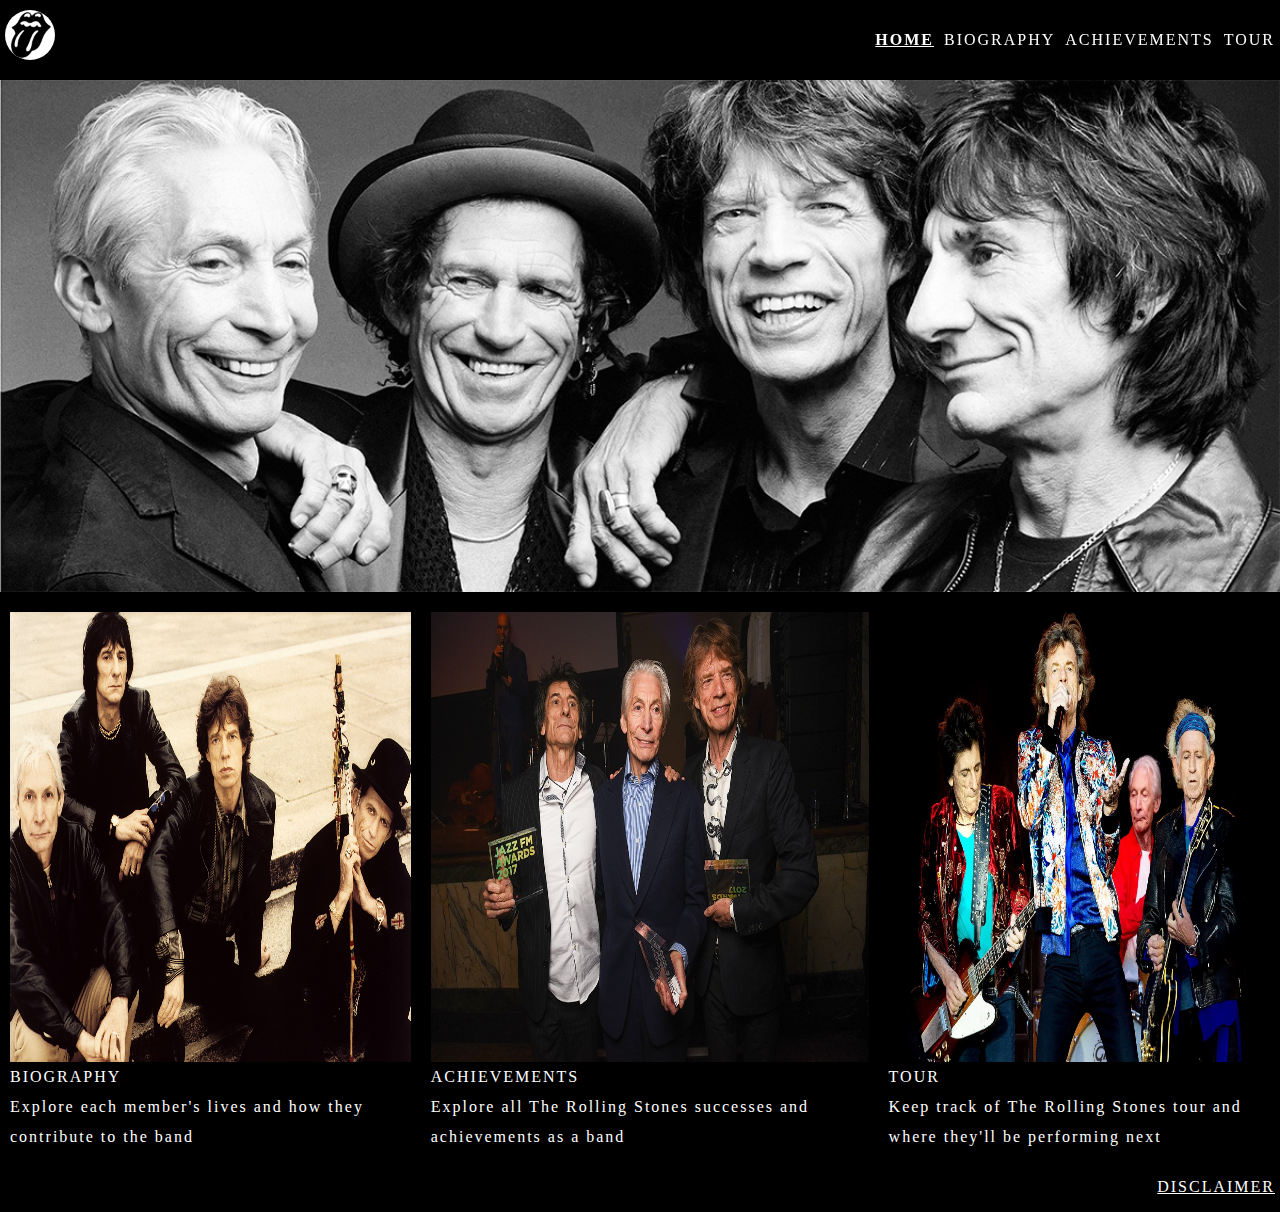
<file: index.html>
<!DOCTYPE html>
<html lang="en">
	<head>
		<title>The Rolling Stones</title>
		<link rel="stylesheet" href="rollingStonesStyle.css"/>
		<script src="rollingStonesScript.js"></script>
		<link rel="shortcut icon" href="Images/logo.png"/>
		<link rel="stylesheet" href="https://cdnjs.cloudflare.com/ajax/libs/font-awesome/4.7.0/css/font-awesome.min.css">
		<meta name="viewport" content="width=device-width, initial-scale=1.0">
		<meta charset="UTF-8">
	</head>

	<body>

        <input class="checkbox" id="checkbox-menu" type="checkbox">

        <!--Header-->
        <header>
            <a href="index.html"><img src="Images/logo.png" alt="logo" id="logo"></a>

            <div class="container container-controls">
				<label for="checkbox-menu" class="controls" id="menu-icon">
				    <i class="fa fa-bars"></i>
				</label>
			</div>

            <!--Menu-->
			<nav id="menu">
				<div class="container container-controls">
					<label for="checkbox-menu" class="controls" id="close-button"><i class="fa fa-times"></i></label>
				</div>

				<a href="index.html" class="active">home</a>
				<a href="biography.html">biography</a>
				<a href="achievements.html">achievements</a>
				<a href="tour.html">tour</a>
			</nav>
        </header>

        <!--Main Page Content-->
		<main>
            <img src="Images/band-wallpaper.jpeg" alt="band-wallpaper" id="wallpaper">

			<div class="container container-content" id="home-container">
				<a href="biography.html" class="card card-page-link">
					<img src="Images/Page-Cards/biography.jpeg" alt="biography" class="card-image">
                    <div class="card-body">
					    <span class="card-title">biography</span>
					    <span class="card-description">Explore each member&apos;s lives and how they contribute to the band</span>
                    </div>
				</a>
				
				<a href="achievements.html" class="card card-page-link">
					<img src="Images/Page-Cards/achievements.jpeg" alt="achievements" class="card-image">
                    <div class="card-body">
					    <span class="card-title">achievements</span>
					    <span class="card-description">Explore all The Rolling Stones successes and achievements as a band</span>
                    </div>
				</a>
				
				<a href="tour.html" class="card card-page-link">
					<img src="Images/Page-Cards/tour.jpeg" alt="tour" class="card-image">
                    <div class="card-body">
					    <span class="card-title">tour</span>
					    <span class="card-description">Keep track of The Rolling Stones tour and where they&apos;ll be performing next</span>
                    </div>
				</a>
			</div>
		</main>

        <!--Footer-->
		<footer>
			<span id="disclaimer-link" onclick="viewDisclaimer()">Disclaimer</span>
		</footer>

	</body>
</html>
</file>
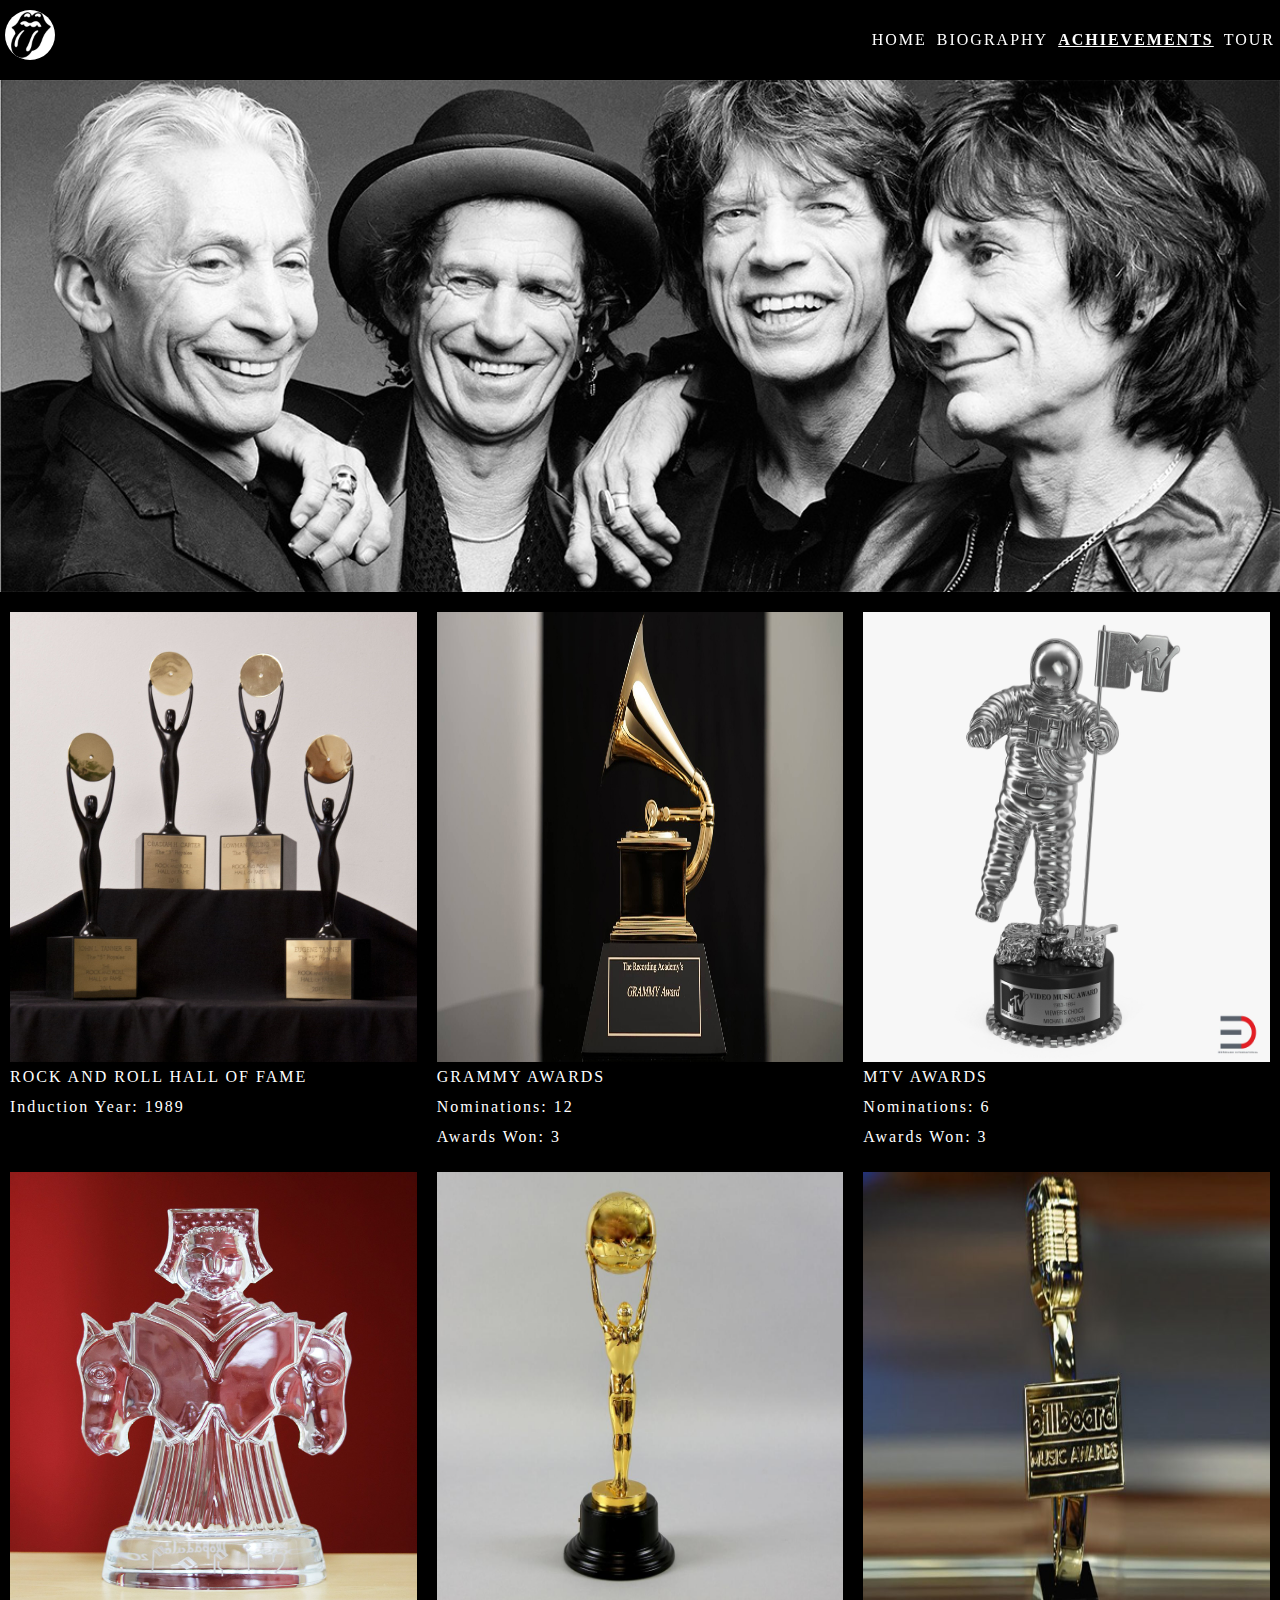
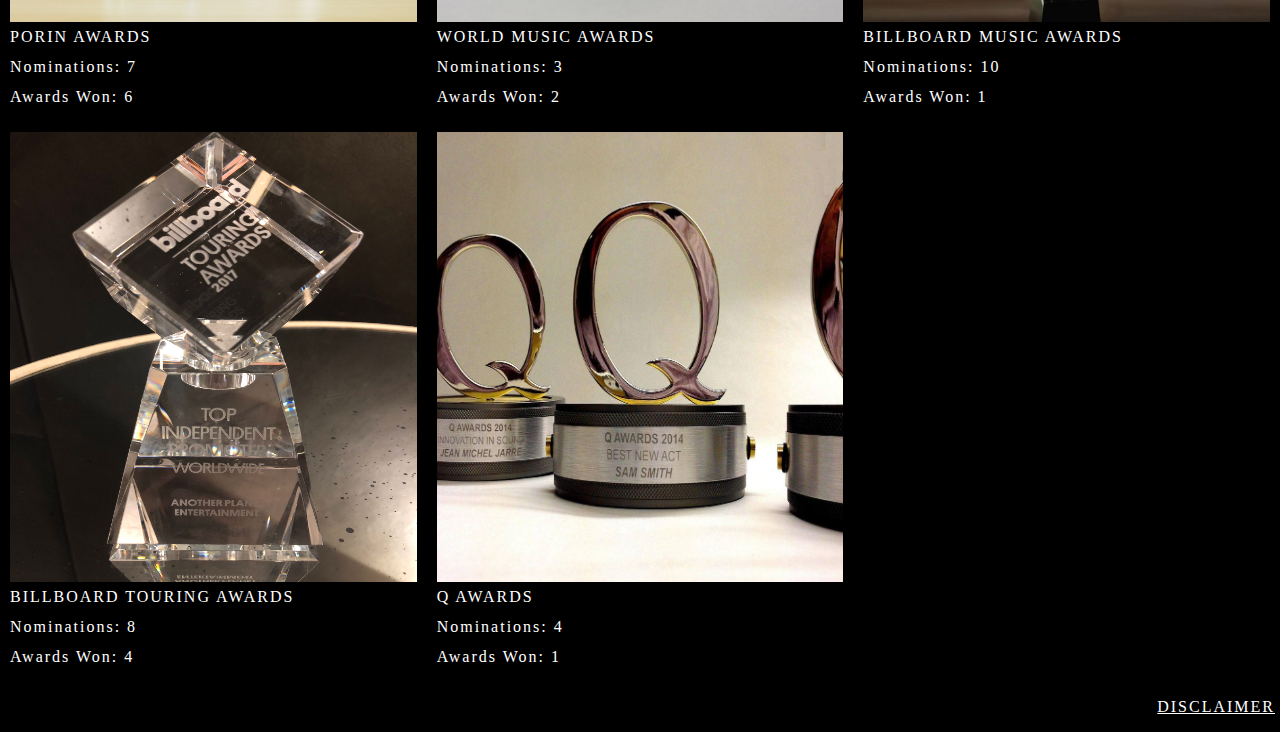
<file: achievements.html>
<!DOCTYPE html>
<html lang="en">
	<head>
		<title>Achievements</title>
		<link rel="stylesheet" href="rollingStonesStyle.css"/>
		<script src="rollingStonesScript.js"></script>
		<link rel="shortcut icon" href="Images/logo.png"/>
		<link rel="stylesheet" href="https://cdnjs.cloudflare.com/ajax/libs/font-awesome/4.7.0/css/font-awesome.min.css">
		<meta name="viewport" content="width=device-width, initial-scale=1.0">
		<meta charset="UTF-8">
	</head>

	<body>

        <input class="checkbox" id="checkbox-menu" type="checkbox">

        <!--Header-->
        <header>
            <a href="index.html"><img src="Images/logo.png" alt="logo" id="logo"></a>

            <div class="container container-controls">
				<label for="checkbox-menu" class="controls" id="menu-icon">
				    <i class="fa fa-bars"></i>
				</label>
			</div>

            <!--Menu-->
			<nav id="menu">
				<div class="container container-controls">
					<label for="checkbox-menu" class="controls" id="close-button"><i class="fa fa-times"></i></label>
				</div>

				<a href="index.html">home</a>
				<a href="biography.html">biography</a>
				<a href="achievements.html" class="active">achievements</a>
				<a href="tour.html">tour</a>
			</nav>
        </header>

        <!--Main Page Content-->
		<main>
            <img src="Images/band-wallpaper.jpeg" alt="band-wallpaper" id="wallpaper">

			<div class="container container-content" id="achievement-container">
				<div class="card card-achievement">
					<img src="Images/Awards/rock-and-roll-hall-of-fame.jpeg" alt="rock-and-roll-hall-of-fame" class="card-image">
                    <div class="card-body">
                        <span class="card-title">rock and roll hall of fame</span>
					    <span class="card-description">Induction Year: 1989</span>
                    </div>
				</div>

                <div class="card card-achievement">
					<img src="Images/Awards/grammy.jpeg" alt="grammy" class="card-image">
                    <div class="card-body">
                        <span class="card-title">grammy awards</span>
					    <span class="card-description">Nominations: 12</span>
                        <span class="card-description">Awards Won: 3</span>
                    </div>
				</div>

                <div class="card card-achievement">
					<img src="Images/Awards/mtv.jpeg" alt="mtv" class="card-image">
                    <div class="card-body">
                        <span class="card-title">mtv awards</span>
					    <span class="card-description">Nominations: 6</span>
                        <span class="card-description">Awards Won: 3</span>
                    </div>
				</div>

                <div class="card card-achievement">
					<img src="Images/Awards/porin.jpeg" alt="porin" class="card-image">
                    <div class="card-body">
                        <span class="card-title">porin awards</span>
					    <span class="card-description">Nominations: 7</span>
                        <span class="card-description">Awards Won: 6</span>
                    </div>
				</div>

                <div class="card card-achievement">
					<img src="Images/Awards/world-music-awards.jpeg" alt="world-music-awards" class="card-image">
                    <div class="card-body">
                        <span class="card-title">world music awards</span>
					    <span class="card-description">Nominations: 3</span>
                        <span class="card-description">Awards Won: 2</span>
                    </div>
				</div>

                <div class="card card-achievement">
					<img src="Images/Awards/billboard-music-awards.jpeg" alt="billboard-music-awards" class="card-image">
                    <div class="card-body">
                        <span class="card-title">billboard music awards</span>
					    <span class="card-description">Nominations: 10</span>
                        <span class="card-description">Awards Won: 1</span>
                    </div>
				</div>

                <div class="card card-achievement">
					<img src="Images/Awards/billboard-touring-awards.jpeg" alt="billboard-touring-awards" class="card-image">
                    <div class="card-body">
                        <span class="card-title">billboard touring awards</span>
					    <span class="card-description">Nominations: 8</span>
                        <span class="card-description">Awards Won: 4</span>
                    </div>
				</div>

                <div class="card card-achievement">
					<img src="Images/Awards/q-awards.jpeg" alt="q-awards" class="card-image">
                    <div class="card-body">
                        <span class="card-title">q awards</span>
					    <span class="card-description">Nominations: 4</span>
                        <span class="card-description">Awards Won: 1</span>
                    </div>
				</div>
			</div>
		</main>

        <!--Footer-->
		<footer>
			<span id="disclaimer-link" onclick="viewDisclaimer()">Disclaimer</span>
		</footer>

	</body>
</html>
</file>
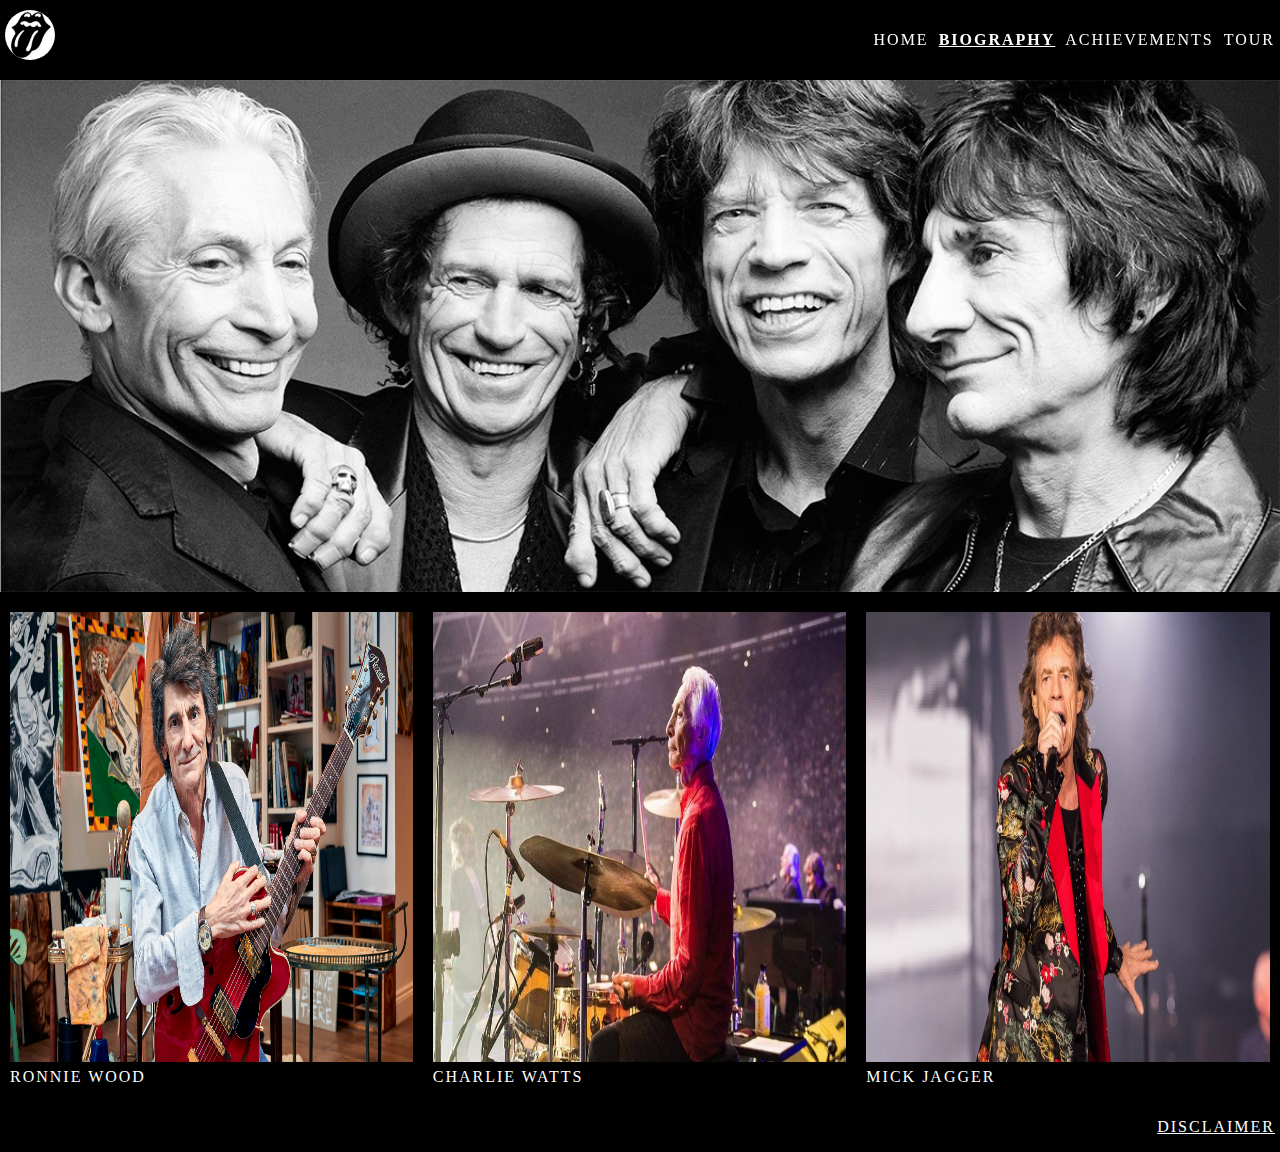
<file: biography.html>
<!DOCTYPE html>
<html lang="en">
	<head>
		<title>Biography</title>
		<link rel="stylesheet" href="rollingStonesStyle.css"/>
		<script src="rollingStonesScript.js"></script>
		<link rel="shortcut icon" href="Images/logo.png"/>
		<link rel="stylesheet" href="https://cdnjs.cloudflare.com/ajax/libs/font-awesome/4.7.0/css/font-awesome.min.css">
		<meta name="viewport" content="width=device-width, initial-scale=1.0">
		<meta charset="UTF-8">
	</head>

	<body>

        <input class="checkbox" id="checkbox-menu" type="checkbox">

        <!--Header-->
        <header>
            <a href="index.html"><img src="Images/logo.png" alt="logo" id="logo"></a>

            <div class="container container-controls">
				<label for="checkbox-menu" class="controls" id="menu-icon">
				    <i class="fa fa-bars"></i>
				</label>
			</div>

            <!--Menu-->
			<nav id="menu">
				<div class="container container-controls">
					<label for="checkbox-menu" class="controls" id="close-button"><i class="fa fa-times"></i></label>
				</div>

				<a href="index.html">home</a>
				<a href="biography.html" class="active">biography</a>
				<a href="achievements.html">achievements</a>
				<a href="tour.html">tour</a>
			</nav>
        </header>

        <!--Main Page Content-->
		<main>
            <img src="Images/band-wallpaper.jpeg" alt="band-wallpaper" id="wallpaper">

			<div class="container container-content" id="biography-container">

				<!--Band Member Cards-->
				<a href="#ronnie-wood-tab" class="card card-biography">
					<img src="Images/Members/ronnie-wood.jpeg" alt="ronnie-wood" class="card-image">
                    <div class="card-body">
                        <span class="card-title">ronnie wood</span>
                    </div>
				</a>

				<a href="#charlie-watts-tab" class="card card-biography">
					<img src="Images/Members/charlie-watts.jpeg" alt="charlie-watts" class="card-image">
                    <div class="card-body">
                        <span class="card-title">charlie watts</span>
                    </div>
				</a>

				<a href="#mick-jagger-tab" class="card card-biography">
					<img src="Images/Members/mick-jagger.jpeg" alt="mick-jagger" class="card-image">
                    <div class="card-body">
                        <span class="card-title">mick jagger</span>
                    </div>
				</a>

				<!--Tabular Content For Each Band Member-->
				<div class="tab-content tab-content-biography" id="ronnie-wood-tab">
					<img src="Images/Members/ronnie-wood.jpeg" alt="ronnie-wood" class="tab-image">
					<p class="tab-description">
						<span class="tab-title">ronnie wood</span>
						<br>
						Ronald David Wood, otherwise known as Ronnie Wood was born on 1st June 1947 and 
						is The Rolling Stones guitarist. Ronnie began following music as a career in 1964 
						with multiple bands. Firstly, Ronnie joined The Birds as a guitarist before joining 
						The Creation for a short period. In 1968, Ronnie joined The Jeff Beck, releasing two 
						albums, Truth and Beck-Ola before the band parted ways in 1970. Further on, Ronnie then 
						formed Dubbed The Forces featuring Rod Stewart, Ronnie Lane, Ian McLagan &amp; Kenny Jones 
						successfully releasing four albums: First Step, Long Player, A Nod is as Good as a Wink…To a 
						Blind Horse and Ooh La La before parting ways. Ronnie then worked on solo projects, releasing 
						I’ve Got My Own Album To Do featuring McLagan and Keith Richards who requested Ronnie to join 
						The Rolling Stones. Ronnie accepted Richard’s request in 1975, joining The Rolling Stones as a 
						guitarist. Overall, Ronnie’s work with multiple bands has made him a huge success.
					</p>
				</div>

				<div class="tab-content tab-content-biography" id="charlie-watts-tab">
					<img src="Images/Members/charlie-watts.jpeg" alt="charlie-watts" class="tab-image">
					<p class="tab-description">
						<span class="tab-title">charlie watts</span>
						<br>
						Charles Robert Watts was born on 2nd June 1941 and known for being a drummer in The Rolling Stones. 
						As a 10-year-old boy, Charles developed an interest in jazz music followed by playing the drums despite 
						never having any lessons and considering music as a career. Although at the time, music was but a hobby 
						for Charles since he followed art as a career. Upon completing his studies at Art School, Charles worked 
						as a graphics designer for an advertising and declined a request to tour with Alexis Korner’s Blues incorporated.
						In 1962, Charles declined an offer Brian Jones to join The Rolling Stones until January 1963. Charles not only 
						contributed to the band as a drummer, but also by participating to their visual style. Therefore, promoting graphics 
						to previous records and their show-stop pressing conference. In addition, Charles also contributed to stage designs. 
						During the 1970s &amp; 1980s, Charles contributed to multiple projects with many artists including Ian Stewart &amp; 
						Alexis Korner. As a result, Charles achieved much success having released several albums with both small &amp; large 
						jazz bands. In summary, Charles work led to him and The Rolling Stones being inducted into the rock and roll hall of 
						fame in 1989. In 2006, Charles was inducted into the hall of fame by Modern Drummer magazine.
					</p>
				</div>

				<div class="tab-content tab-content-biography" id="mick-jagger-tab">
					<img src="Images/Members/mick-jagger.jpeg" alt="mick-jagger" class="tab-image">
					<p class="tab-description">
						<span class="tab-title">mick jagger</span>
						<br>
						Michael Philip Jagger, otherwise known as Mick Jagger was born on 26th July 1943 and became famous as The Rolling Stones lead vocalist 
						in the 1960s. As a young child, Mick loved singing and attended Church choir. At the age of 19, Mick performed as a singer at The 
						Firehouse, a London club before moving to Chelsea and living with Brian Jones &amp; Keith Richards. In 1967, Mick was arrested as he 
						purchased four pep pills bought in Italy and was sentenced to prison for three months. Mick became a famous figure in the filming industry.
						In 1968, he appeared in Nicolas Roeg’s film Performance before featuring as a Bushranger in Ned Kelly during 1970 followed by an appearance
						in All You Need Is Cash in 1978. Overtime, Mick’s filming reputation expanded with appearances in Freejack (1992), Bent (1997) &amp; The 
						Man From Elysian Fields (2002). During 1995, Mick opened his own filming business, Jagged Films which released Enigma (2001) followed by 
						Being Mick, a documentary detailing the life of Mick Jagger. Jagged Films also released Goddess In The Doorway before releasing another 
						documentary in Berlin during 2008 known as Shine A Light featuring The Rolling Stones on their A Bigger Band tour.
					</p>
				</div>

			</div>
		</main>

        <!--Footer-->
		<footer>
			<span id="disclaimer-link" onclick="viewDisclaimer()">Disclaimer</span>
		</footer>

	</body>
</html>
</file>
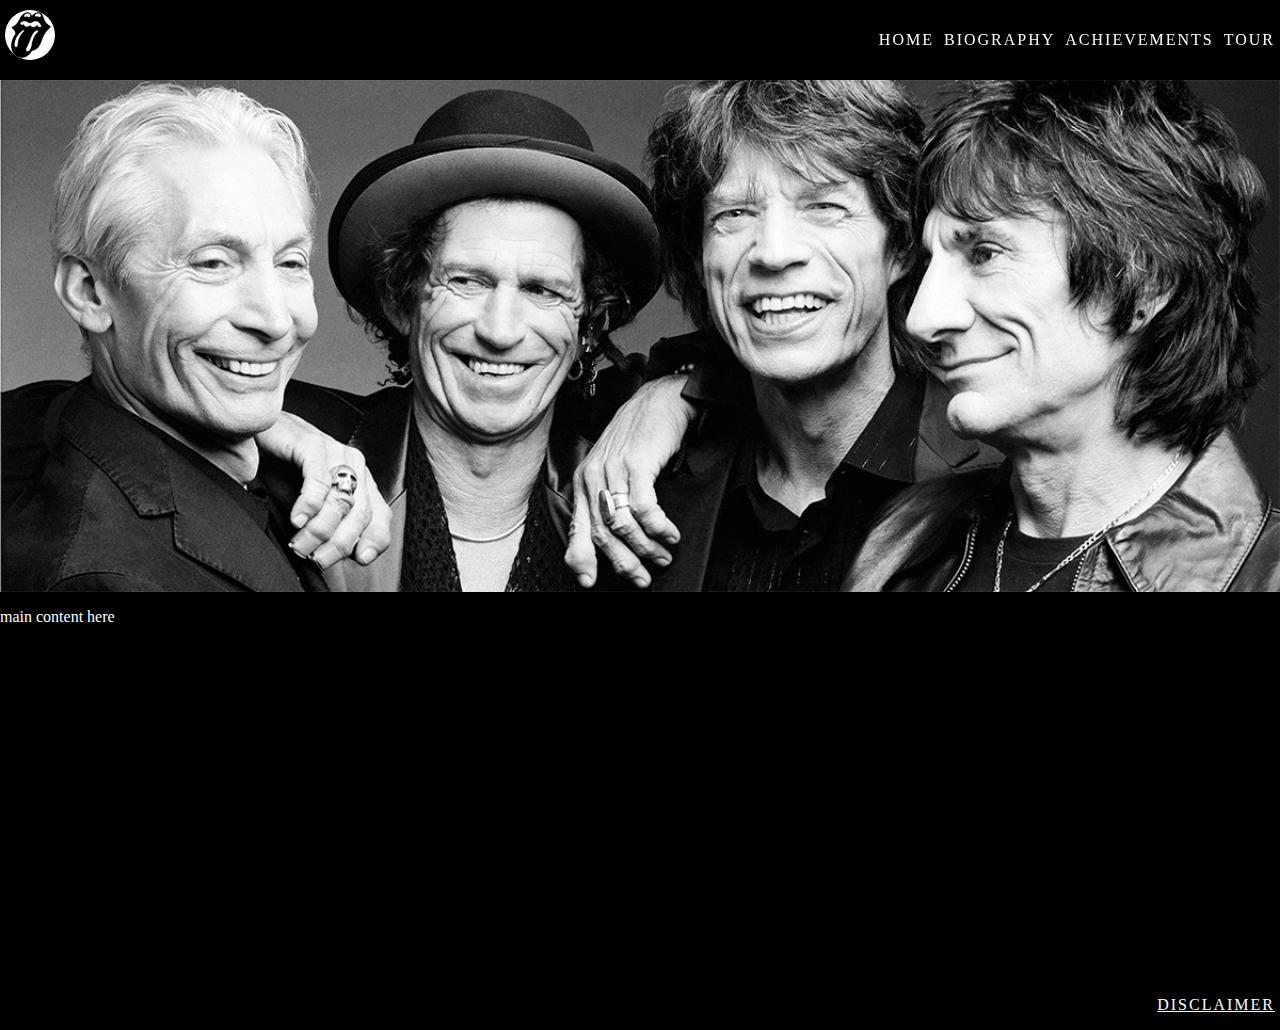
<file: template.html>
<!DOCTYPE html>
<html lang="en">
	<head>
		<title>Template</title>
		<link rel="stylesheet" href="rollingStonesStyle.css"/>
		<script src="rollingStonesScript.js"></script>
		<link rel="shortcut icon" href="Images/logo.png"/>
		<link rel="stylesheet" href="https://cdnjs.cloudflare.com/ajax/libs/font-awesome/4.7.0/css/font-awesome.min.css">
		<meta name="viewport" content="width=device-width, initial-scale=1.0">
		<meta charset="UTF-8">
	</head>

	<body>

        <input class="checkbox" id="checkbox-menu" type="checkbox">

        <!--Header-->
        <header>
            <a href="index.html"><img src="Images/logo.png" alt="logo" id="logo"></a>

            <div class="container container-controls">
				<label for="checkbox-menu" class="controls" id="menu-icon">
				    <i class="fa fa-bars"></i>
				</label>
			</div>

            <!--Menu-->
			<nav id="menu">
				<div class="container container-controls">
					<label for="checkbox-menu" class="controls" id="close-button"><i class="fa fa-times"></i></label>
				</div>

				<a href="index.html">home</a>
				<a href="biography.html">biography</a>
				<a href="achievements.html">achievements</a>
				<a href="tour.html">tour</a>
			</nav>
        </header>

        <!--Main Page Content-->
		<main>
            <img src="Images/band-wallpaper.jpeg" alt="band-wallpaper" id="wallpaper">

			<div class="container container-content">
				main content here
			</div>
		</main>

        <!--Footer-->
		<footer>
			<span id="disclaimer-link" onclick="viewDisclaimer()">Disclaimer</span>
		</footer>

	</body>
</html>
</file>
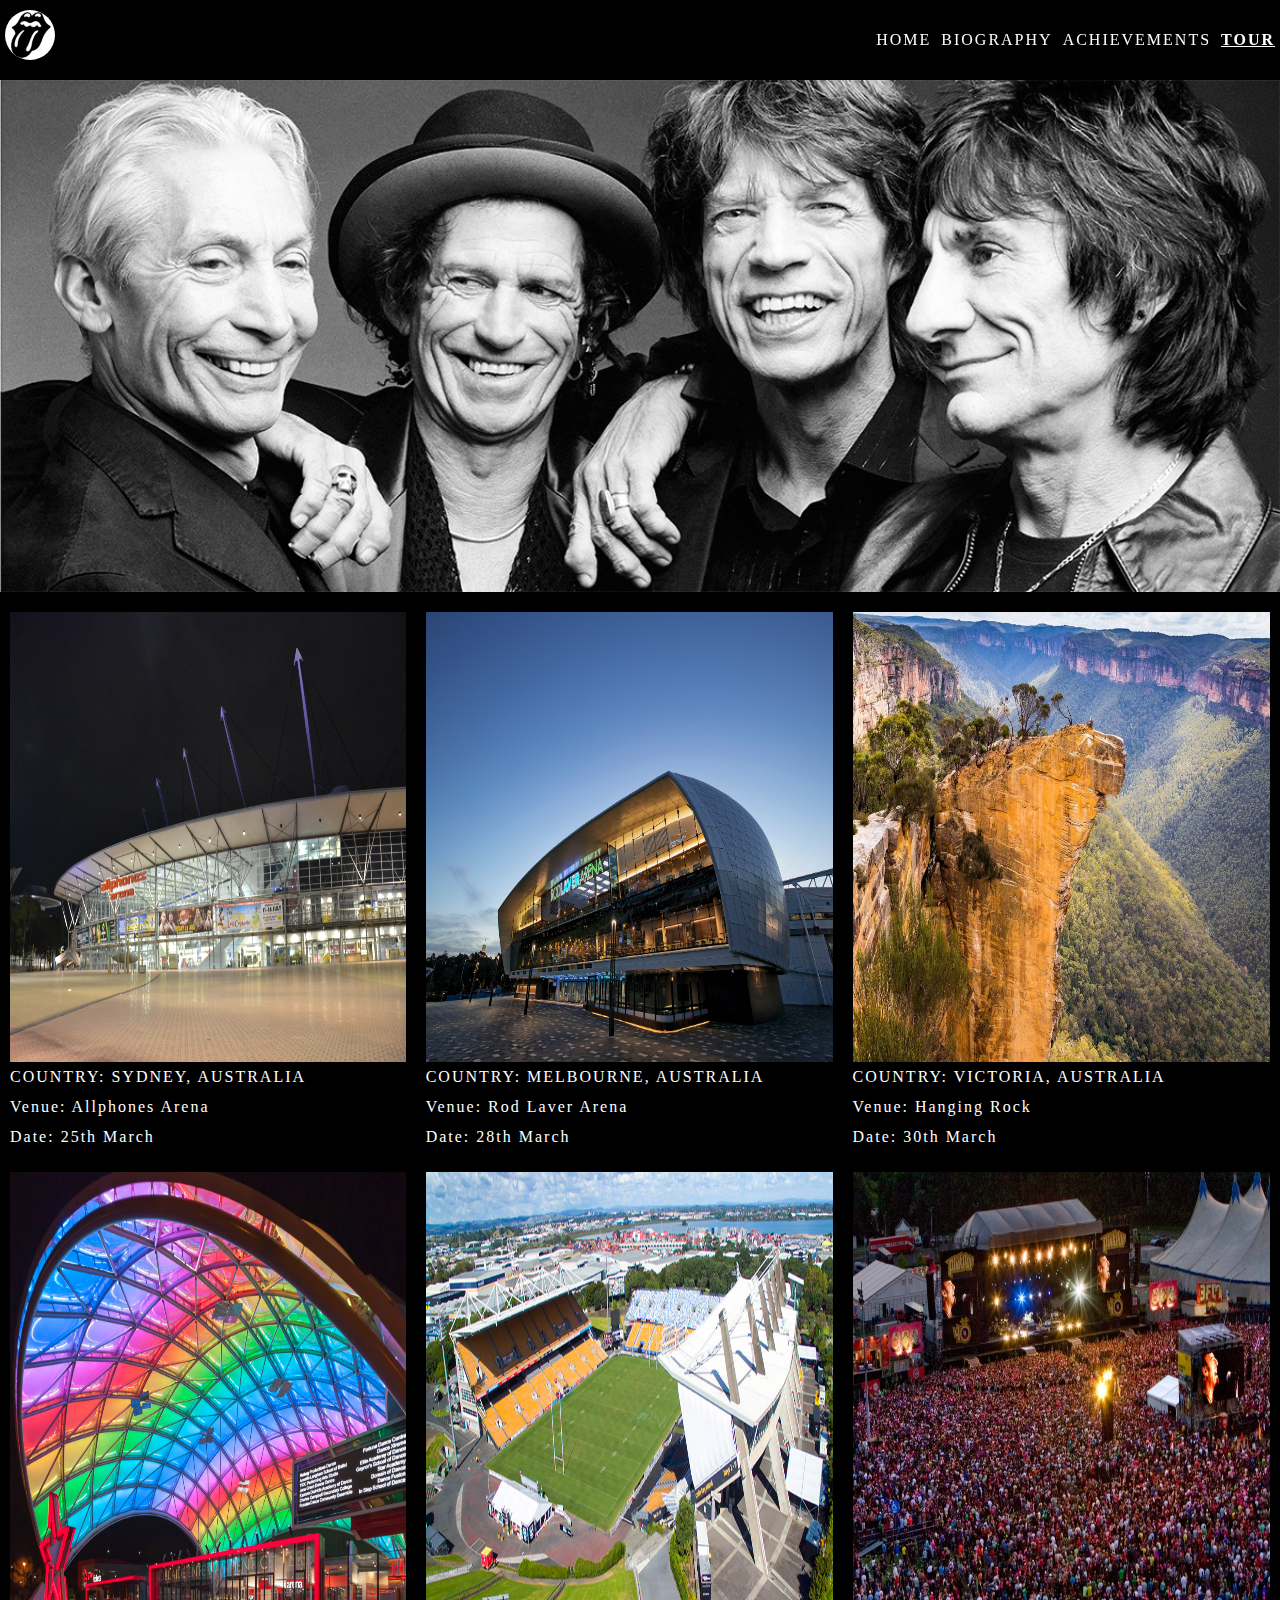
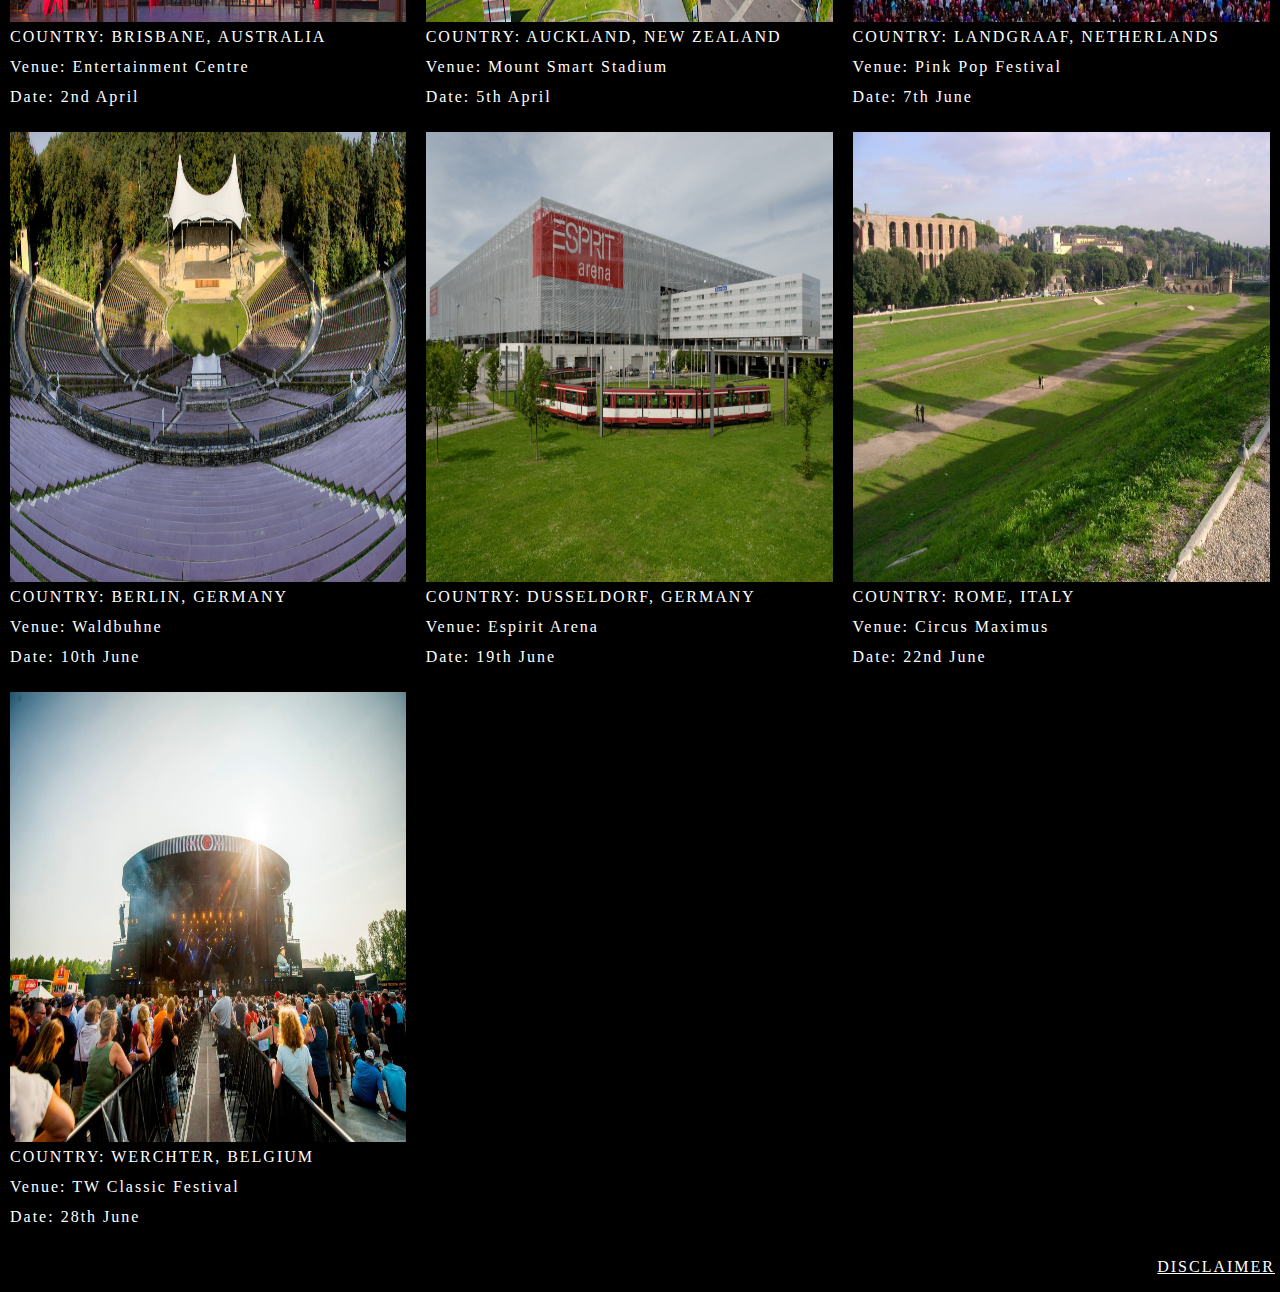
<file: tour.html>
<!DOCTYPE html>
<html lang="en">
	<head>
		<title>Tour</title>
		<link rel="stylesheet" href="rollingStonesStyle.css"/>
		<script src="rollingStonesScript.js"></script>
		<link rel="shortcut icon" href="Images/logo.png"/>
		<link rel="stylesheet" href="https://cdnjs.cloudflare.com/ajax/libs/font-awesome/4.7.0/css/font-awesome.min.css">
		<meta name="viewport" content="width=device-width, initial-scale=1.0">
		<meta charset="UTF-8">
	</head>

	<body>

        <input class="checkbox" id="checkbox-menu" type="checkbox">

        <!--Header-->
        <header>
            <a href="index.html"><img src="Images/logo.png" alt="logo" id="logo"></a>

            <div class="container container-controls">
				<label for="checkbox-menu" class="controls" id="menu-icon">
				    <i class="fa fa-bars"></i>
				</label>
			</div>

            <!--Menu-->
			<nav id="menu">
				<div class="container container-controls">
					<label for="checkbox-menu" class="controls" id="close-button"><i class="fa fa-times"></i></label>
				</div>

				<a href="index.html">home</a>
				<a href="biography.html">biography</a>
				<a href="achievements.html">achievements</a>
				<a href="tour.html" class="active">tour</a>
			</nav>
        </header>

        <!--Main Page Content-->
		<main>
            <img src="Images/band-wallpaper.jpeg" alt="band-wallpaper" id="wallpaper">

			<div class="container container-content" id="tour-container">
				<div class="card card-tour">
					<img src="Images/Venues/all-phones-arena.jpeg" alt="all-phones-arena" class="card-image">
                    <div class="card-body">
                        <span class="card-title">country: sydney, australia</span>
					    <span class="card-description">Venue: Allphones Arena</span>
					    <span class="card-description">Date: 25th March</span>
                    </div>
				</div>

                <div class="card card-tour">
					<img src="Images/Venues/rod-laver-arena.jpeg" alt="rod-laver-arena" class="card-image">
                    <div class="card-body">
                        <span class="card-title">country: melbourne, australia</span>
					    <span class="card-description">Venue: Rod Laver Arena</span>
					    <span class="card-description">Date: 28th March</span>
                    </div>
				</div>

                <div class="card card-tour">
					<img src="Images/Venues/hanging-rock.jpeg" alt="hanging-rock" class="card-image">
                    <div class="card-body">
                        <span class="card-title">country: victoria, australia</span>
					    <span class="card-description">Venue: Hanging Rock</span>
					    <span class="card-description">Date: 30th March</span>
                    </div>
				</div>

                <div class="card card-tour">
					<img src="Images/Venues/entertainment-centre.jpeg" alt="entertainment-centre" class="card-image">
                    <div class="card-body">
                        <span class="card-title">country: brisbane, australia</span>
					    <span class="card-description">Venue: Entertainment Centre</span>
					    <span class="card-description">Date: 2nd April</span>
                    </div>
				</div>

                <div class="card card-tour">
					<img src="Images/Venues/mount-smart-stadium.jpeg" alt="mount-smart-stadium" class="card-image">
                    <div class="card-body">
                        <span class="card-title">country: auckland, new zealand</span>
					    <span class="card-description">Venue: Mount Smart Stadium</span>
					    <span class="card-description">Date: 5th April</span>
                    </div>
				</div>

                <div class="card card-tour">
					<img src="Images/Venues/pink-pop-festival.jpeg" alt="pink-pop-festival" class="card-image">
                    <div class="card-body">
                        <span class="card-title">country: landgraaf, netherlands</span>
					    <span class="card-description">Venue: Pink Pop Festival</span>
					    <span class="card-description">Date: 7th June</span>
                    </div>
				</div>

                <div class="card card-tour">
					<img src="Images/Venues/waldbuhne.jpeg" alt="waldbuhne" class="card-image">
                    <div class="card-body">
                        <span class="card-title">country: berlin, germany</span>
					    <span class="card-description">Venue: Waldbuhne</span>
					    <span class="card-description">Date: 10th June</span>
                    </div>
				</div>

                <div class="card card-tour">
					<img src="Images/Venues/espirit-arena.jpeg" alt="espirit-arena" class="card-image">
                    <div class="card-body">
                        <span class="card-title">country: dusseldorf, germany</span>
					    <span class="card-description">Venue: Espirit Arena</span>
					    <span class="card-description">Date: 19th June</span>
                    </div>
				</div>

                <div class="card card-tour">
					<img src="Images/Venues/circus-maximus.jpeg" alt="circus-maximus" class="card-image">
                    <div class="card-body">
                        <span class="card-title">country: rome, italy</span>
					    <span class="card-description">Venue: Circus Maximus</span>
					    <span class="card-description">Date: 22nd June</span>
                    </div>
				</div>

                <div class="card card-tour">
					<img src="Images/Venues/tw-classic-festival.jpeg" alt="tw-classic-festival" class="card-image">
                    <div class="card-body">
                        <span class="card-title">country: werchter, belgium</span>
					    <span class="card-description">Venue: TW Classic Festival</span>
					    <span class="card-description">Date: 28th June</span>
                    </div>
				</div>
			</div>
		</main>

        <!--Footer-->
		<footer>
			<span id="disclaimer-link" onclick="viewDisclaimer()">Disclaimer</span>
		</footer>

	</body>
</html>
</file>
<file: rollingStonesStyle.css>
html, body{
    height: 100%;
    margin: auto;
    color: white;
    font-family: calibri;
    line-height: 30px;
    scroll-behavior: smooth;
    background-color: black;
}

a, span, h1, h4{
    text-transform: uppercase;
    text-decoration: none;
    letter-spacing: 2px;
    font-weight: normal;
    color: white;
}

.checkbox{
    display: none;
}

/*****Card Styling*****/
.card{
    display: flex;
    flex-direction: column;
    margin: 10px;
    transition: all .5s ease-in-out;
}

    /*****Card Image Styling****/
    .card-image{
        width: 100%;
        height: 50vh;
        filter: grayscale(0%);
    }

    /*****Card Body Styling*****/
    .card-body{
        display: flex;
        flex-direction: column;
    }

        /*****Card Description Styling*****/
        .card-description{
            text-transform: initial;
        }

/*****Tabular Content Styling*****/
.tab-content{
    display: none;
    margin: 10px;
}

        /*****Tab Image Styling*****/
        .tab-image{
            width: 100%;
            height: 50vh;
        }

        /*****Tab Description Styling*****/
        .tab-description{
            text-align: justify;
        }

        .tab-content:target{
            display: grid;
        }

/*****Controls Container Styling*****/
.container-controls{
    display: flex;
    padding: 3px;
}

    .controls{
        margin: 3px;
        transition: all .5s ease-in-out;
    }

/*****Header Styling*****/
header{
    width: 100%;
    position: fixed;
    top: 0%;
    display: flex;
    flex-direction: row;
    justify-content: space-between;
    align-items: center;
    z-index: 1;
    padding: 10px 0px;
    background-color: rgba(0, 0, 0, 0.5);
}

    /*****Logo Styling*****/
    header #logo{
        max-width: 50px;
		max-height: 50px;
		width: auto;
		height: auto;
		margin: 0px 5px;
        border-radius: 50%;
		background-color: white;
    }

    /*****Menu Styling*****/
    header #menu{
        display: flex;
        transition: all .5s ease-in-out;
    }

        header #menu .active{
            font-weight: bold;
            text-decoration: underline;
        }

        header #menu a{
            transition: all .5s ease-in-out;
        }

/*****Main Content Container Styling*****/
main{
    display: block;
    overflow: auto;
    min-height: 100%;
    margin-top: 80px;
}

    /*****Banner Image Styling*****/
    main #wallpaper{
        width: 100%;
        height: auto;
    }

    main .container-content{
        display: grid;
    }

/*****Footer Styling*****/
footer{
    position: relative;
    clear: both;
    display: flex;
    align-items: center;
    padding: 10px 5px;
}

    /*****Disclaimer Link Styling*****/
    #disclaimer-link{
        text-decoration: underline;
        transition: all .5s ease-in-out;
    }

/*******************************************************************************************************************Mobile Layout***************/
@media only screen and (min-width: 320px){

    /*****Card Styling*****/
    .card{
        text-align: center;
    }

    /*****Tabular Content Styling*****/
    .tab-content:target{
        grid-template-columns: repeat(1, auto);
    }

    /*****Header Styling*****/

        /*****Menu Styling*****/
        header #menu{
            width: 40vw;
            height: 100vh;
            position: fixed;
            top: 0%;
            left: -100%;
            flex-direction: column;
            justify-content: center;
            align-items: center;
            z-index: 1;
            overflow-x: hidden;
			overflow-y: scroll;
            background-color: black;
        }

            header #menu .container-controls{
                position: absolute;
                top: 0%;
                right: 0%;
                justify-content: flex-end;
                align-items: flex-end;
            }
            
            /*****Display Menu When The Icon Is Pressed*****/
            #checkbox-menu:checked ~ header #menu{
                left: 0%;
            }

    /*****Footer Styling*****/
    footer{
        justify-content: center;
    }

}

/*******************************************************************************************************************Tablet Layout***************/
@media only screen and (min-width: 768px){

    /*****Card Styling*****/
    .card{
        text-align: center;
    }

    /*****Tabular Content Styling*****/
    .tab-content:target{
        grid-template-columns: repeat(1, auto);
    }

    /*****Header Styling*****/
    header .container-controls{
        display: none;
    }

        /*****Menu Styling*****/
        header #menu{
            width: initial;
            height: initial;
            position: initial;
            overflow: hidden;
            flex-direction: initial;
            background-color: initial;
        }

            header #menu a{
                margin: 0px 5px;
            }

    /*****Footer Styling*****/
    footer{
        justify-content: flex-end;
    }
    
}

/*******************************************************************************************Laptop, Desktop & Large Screen Layout***************/
@media only screen and (min-width: 992px){

    /*****Card Styling*****/
    .card{
        text-align: initial;
    }

        .card:hover{
            background-color: darkgray;
        }

    /*****Tabular Content Styling*****/

        /*****Tab Description Styling*****/
        .tab-description{
            margin: 0px 5px;
        }

    /*****Controls Container Styling*****/
    .controls:hover{
        cursor: pointer;
        color: darkgray;
    }

    /*****Header Styling*****/
    header .container-controls{
        display: none;
    }

        /*****Menu Styling*****/
        header #menu{
            width: initial;
            height: initial;
            position: initial;
            overflow: hidden;
            flex-direction: initial;
            background-color: initial;
        }

            header #menu a{
                margin: 0px 5px;
            }

                header #menu a:hover{
                    color: darkgray;
                }

    /*****Main Content Container Styling*****/

        /*****Homepage Styling*****/
        #home-container{
            grid-template-columns: repeat(3, auto);
        }

        /*****Biography Page Styling*****/
        #biography-container{
            grid-template-columns: repeat(3, auto);
        }

            .card-biography{
                grid-row: 1 / span 1;
            }

            .tab-content-biography{
                grid-column: 1 / -1;
			    grid-row: 2;
            }

                .tab-content-biography:target{
                    grid-template-columns: repeat(2, auto);
                }

        /*****Achievement Page Styling*****/
        #achievement-container{
            grid-template-columns: repeat(3, auto);
        }

            .card-achievement:hover{
                background-color: transparent;
            }

        /*****Tour Page Styling*****/
        #tour-container{
            grid-template-columns: repeat(3, auto);
        }

            .card-tour:hover{
                background-color: transparent;
            }

    /*****Footer Styling*****/
    footer{
        justify-content: flex-end;
    }

        /*****Disclaimer Link Styling*****/
        #disclaimer-link:hover{
            color: darkgray;
            cursor: pointer;
        }

}
</file>
